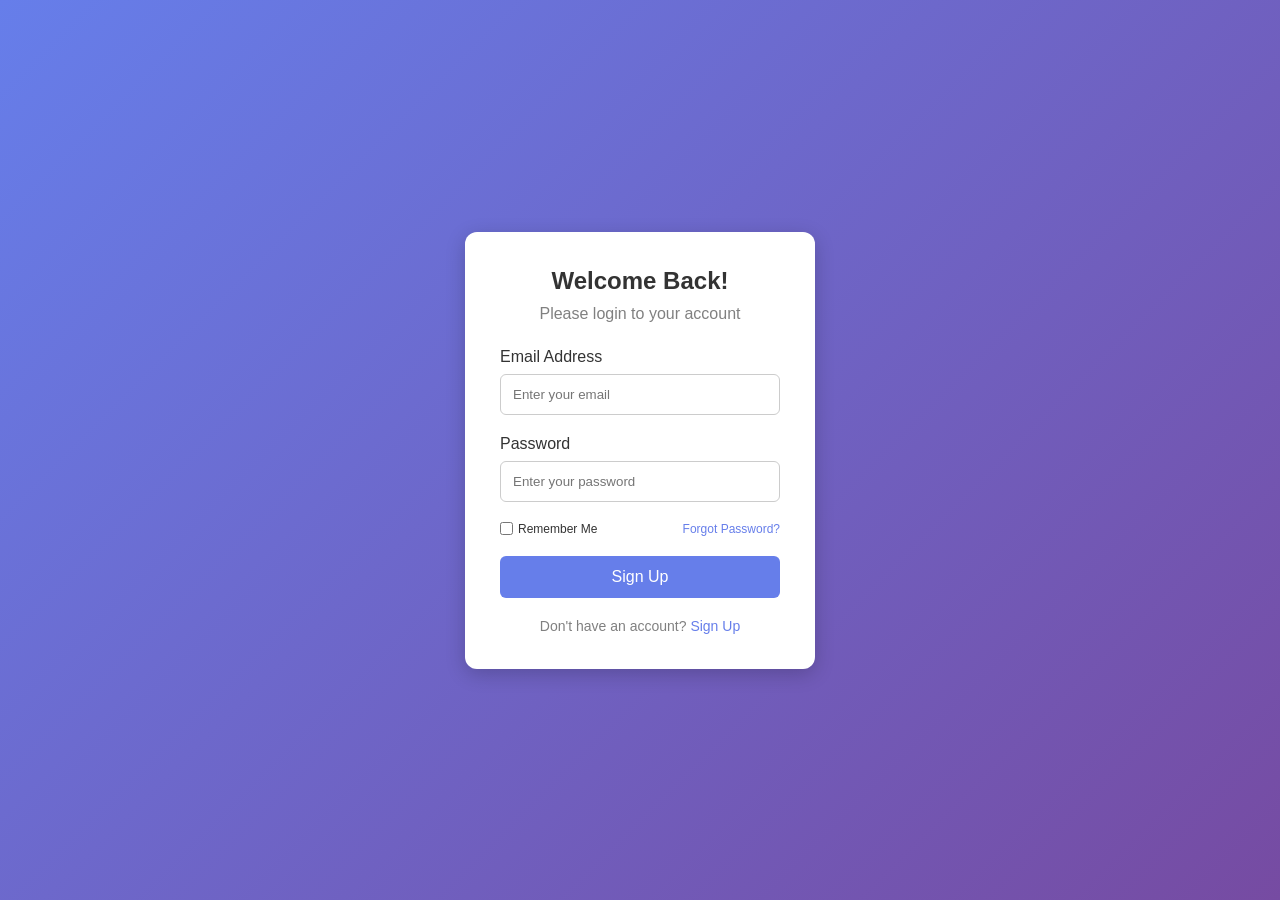
<file: index.html>
<!DOCTYPE html>
<html lang="en">
<head>
    <meta charset="UTF-8">
    <meta name="viewport" content="width=device-width, initial-scale=1.0">
    <title>Document</title>
</head>
<body>
    
<!DOCTYPE html>
<html>
<head>
    <title>Sign In Form</title>
    <link rel="stylesheet" href="style.css">
</head>
<body>

    <div class="container">

        <h2>Welcome Back!</h2>
        <p>Please login to your account</p>

        <form>
            <label>Email Address</label>
            <input type="email" placeholder="Enter your email" required>

            <label>Password</label>
            <input type="password" placeholder="Enter your password" required>

            <div class="options">
                <label>
                    <input type="checkbox"> Remember Me
                </label>
                <a href="test.html">Forgot Password?</a>
            </div>

            <button type="submit">Sign Up</button>

        </form>

        <p class="signup">
            Don't have an account?
            <a href="#">Sign Up</a>
        </p>

    </div>

</body>
</html>

</body>
</html>
</file>
<file: style.css>
* {
    margin: 0;
    padding: 0;
    box-sizing: border-box;
}

body {
    font-family: Arial, sans-serif;
    background: linear-gradient(135deg, #667eea, #764ba2);
    height: 100vh;
    display: flex;
    justify-content: center;
    align-items: center;
}

.container {
    background: white;
    width: 350px;
    padding: 35px;
    border-radius: 12px;
    box-shadow: 0 5px 20px rgba(0,0,0,0.2);
}

h2 {
    text-align: center;
    margin-bottom: 10px;
    color: #333;
}

p {
    text-align: center;
    color: gray;
    margin-bottom: 25px;
}

form label {
    display: block;
    margin-bottom: 8px;
    color: #333;
}

input[type="email"],
input[type="password"] {
    width: 100%;
    padding: 12px;
    margin-bottom: 20px;
    border: 1px solid #ccc;
    border-radius: 6px;
    outline: none;
}

input:focus {
    border-color: #667eea;
}

.options {
    display: flex;
    justify-content: space-between;
    align-items: center;
    font-size: 12px;
    margin-bottom: 20px;
}

.options label {
    display: flex;
    align-items: center;
    gap: 5px;
    margin: 0;
}

a {
    color: #667eea;
    text-decoration: none;
}

button {
    width: 100%;
    padding: 12px;
    background: #667eea;
    color: white;
    border: none;
    border-radius: 6px;
    cursor: pointer;
    font-size: 16px;
}

button:hover {
    background: #764ba2;
}

.signup {
    margin-top: 20px;
    margin-bottom: 0;
    font-size: 14px;
}
</file>
